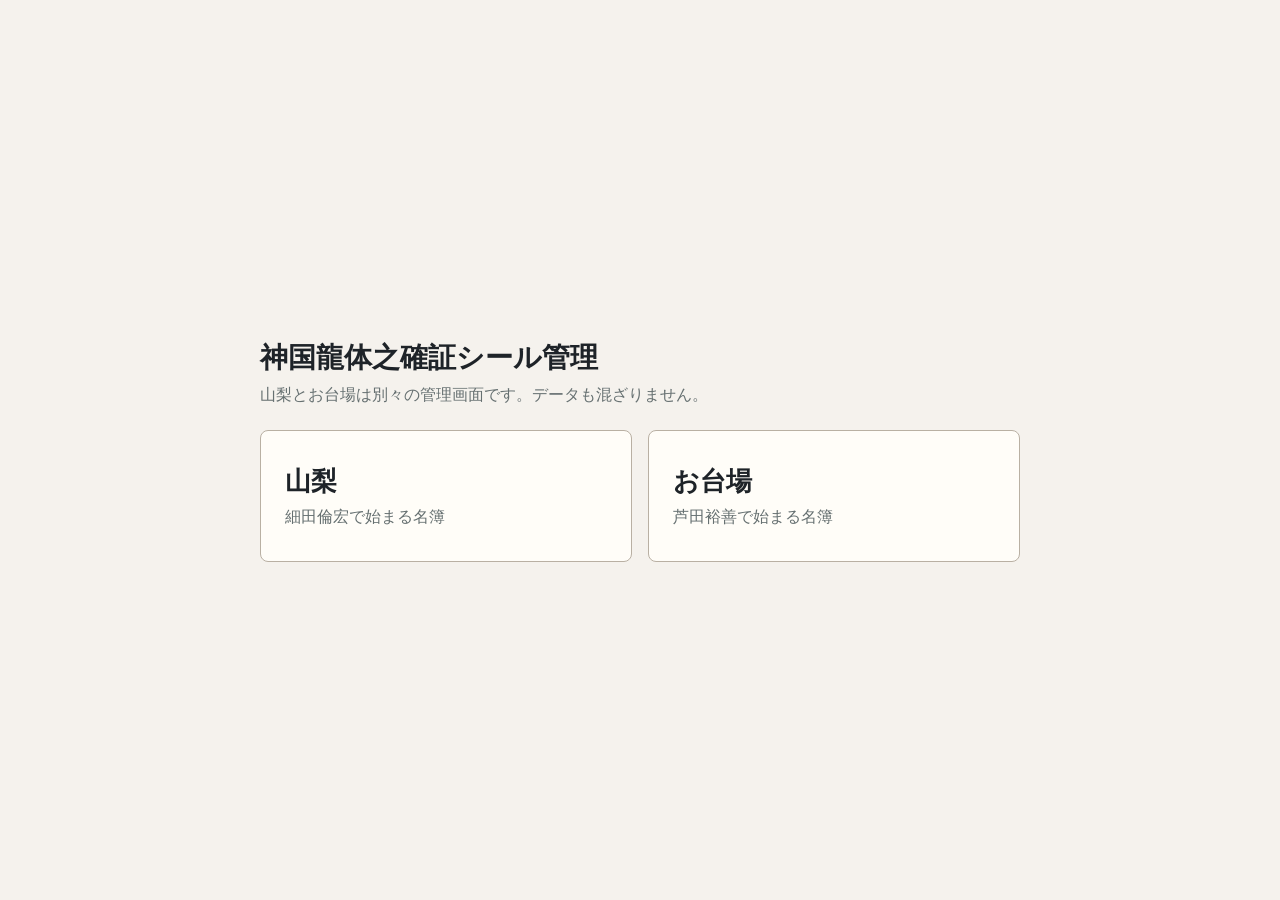
<file: index.html>
<!doctype html>
<html lang="ja">
  <head>
    <meta charset="utf-8">
    <meta name="viewport" content="width=device-width, initial-scale=1">
    <title>神国龍体之確証シール管理</title>
    <link rel="stylesheet" href="./styles.css?v=20260618-2">
  </head>
  <body class="portal-page">
    <main class="portal">
      <section class="portal-heading">
        <h1>神国龍体之確証シール管理</h1>
        <p>山梨とお台場は別々の管理画面です。データも混ざりません。</p>
      </section>

      <section class="portal-links" aria-label="管理画面選択">
        <a class="portal-link" href="./yamanashi/">
          <strong>山梨</strong>
          <span>細田倫宏で始まる名簿</span>
        </a>
        <a class="portal-link" href="./odaiba/">
          <strong>お台場</strong>
          <span>芦田裕善で始まる名簿</span>
        </a>
      </section>
    </main>
  </body>
</html>
</file>
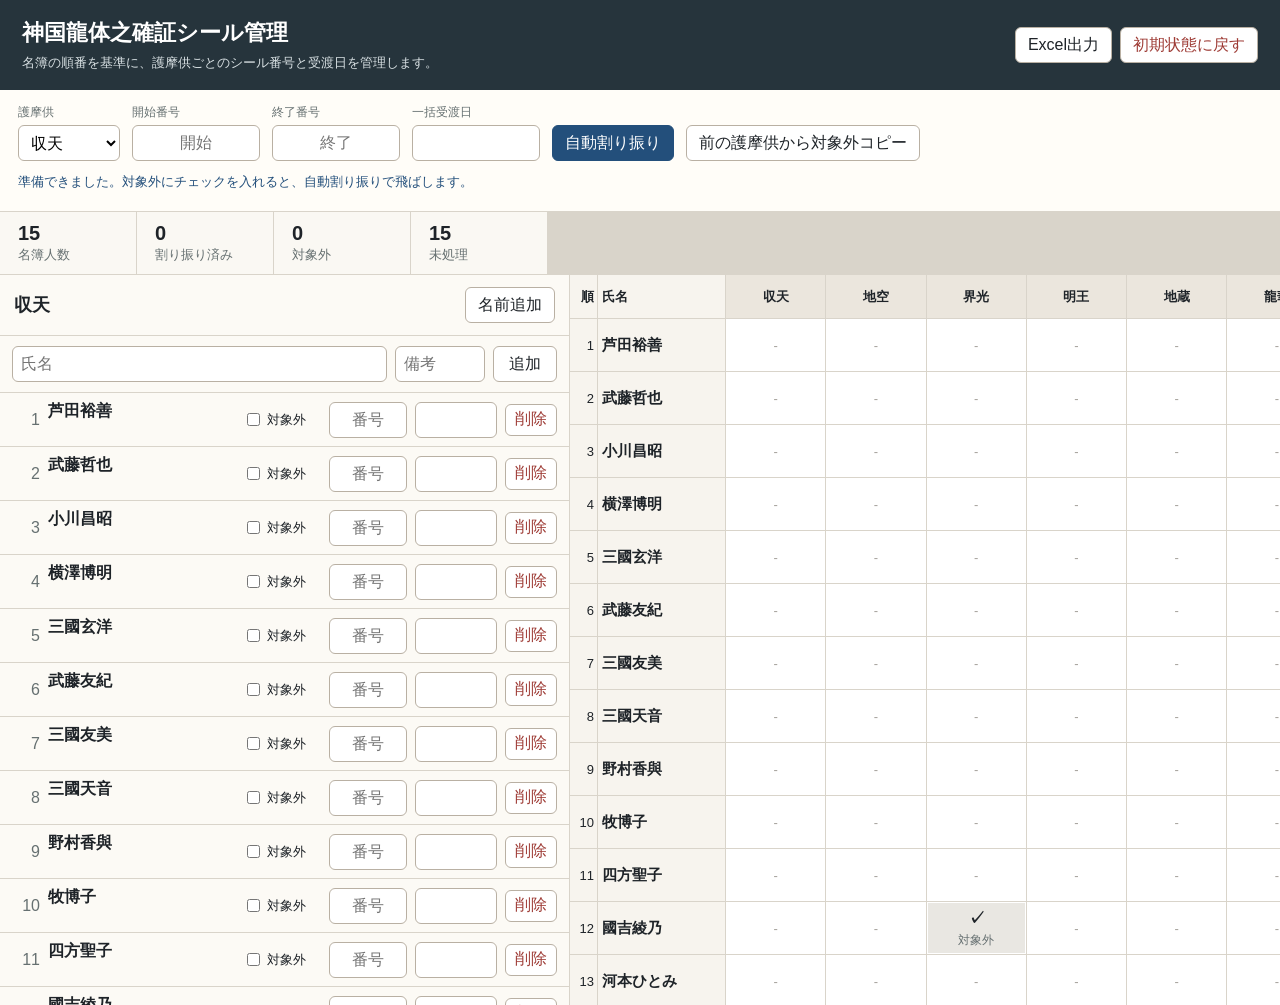
<file: odaiba/index.html>
<!doctype html>
<html lang="ja">
  <head>
    <meta charset="utf-8">
    <meta name="viewport" content="width=device-width, initial-scale=1">
    <title>神国龍体之確証シール管理</title>
    <link rel="stylesheet" href="../styles.css?v=20260618-2">
  </head>
  <body>
    <header class="app-header">
      <div>
        <h1>神国龍体之確証シール管理</h1>
        <p>名簿の順番を基準に、護摩供ごとのシール番号と受渡日を管理します。</p>
      </div>
      <div class="header-actions">
        <button id="exportCsvButton" type="button">Excel出力</button>
        <button id="resetButton" type="button" class="danger">初期状態に戻す</button>
      </div>
    </header>

    <main>
      <section class="control-band" aria-label="割り振り操作">
        <div class="field">
          <label for="ceremonySelect">護摩供</label>
          <select id="ceremonySelect"></select>
        </div>
        <div class="field compact">
          <label for="startNumber">開始番号</label>
          <input id="startNumber" type="text" inputmode="numeric" pattern="[0-9]*" placeholder="開始" autocomplete="off">
        </div>
        <div class="field compact">
          <label for="endNumber">終了番号</label>
          <input id="endNumber" type="text" inputmode="numeric" pattern="[0-9]*" placeholder="終了" autocomplete="off">
        </div>
        <div class="field compact date-field">
          <label for="bulkDateText">一括受渡日</label>
          <input id="bulkDateText" type="text" inputmode="numeric" autocomplete="off">
        </div>
        <button id="assignButton" type="button" class="primary">自動割り振り</button>
        <button id="copyExclusionsButton" type="button">前の護摩供から対象外コピー</button>
        <div id="statusText" class="status" role="status"></div>
      </section>

      <section class="summary-strip" aria-label="集計">
        <div><span id="personCount">0</span><small>名簿人数</small></div>
        <div><span id="assignedCount">0</span><small>割り振り済み</small></div>
        <div><span id="excludedCount">0</span><small>対象外</small></div>
        <div><span id="blankCount">0</span><small>未処理</small></div>
      </section>

      <section class="workspace">
        <aside class="editor-panel" aria-label="選択中の護摩供入力">
          <div class="panel-heading">
            <h2 id="editorTitle">収天</h2>
            <button id="addPersonButton" type="button">名前追加</button>
          </div>
          <div class="add-person" id="addPersonForm" hidden>
            <input id="newPersonName" type="text" placeholder="氏名">
            <input id="newPersonNote" type="text" placeholder="備考">
            <button id="savePersonButton" type="button">追加</button>
          </div>
          <div id="ceremonyRows" class="ceremony-rows"></div>
        </aside>

        <section class="table-area" aria-label="全体一覧">
          <table id="overviewTable" class="overview-table"></table>
        </section>
      </section>
    </main>

    <template id="rowTemplate">
      <article class="person-row">
        <div class="row-main">
          <span class="order"></span>
          <div>
            <strong class="name"></strong>
            <small class="note"></small>
          </div>
        </div>
        <label class="check-label">
          <input class="exclude-input" type="checkbox">
          対象外
        </label>
        <input class="number-input" type="text" inputmode="numeric" pattern="[0-9]*" placeholder="番号" autocomplete="off">
        <input class="date-text-input" type="text" inputmode="numeric" autocomplete="off">
        <button class="delete-person-button" type="button">削除</button>
      </article>
    </template>

    <script src="./app.js?v=20260618-odaiba-2"></script>
  </body>
</html>
</file>
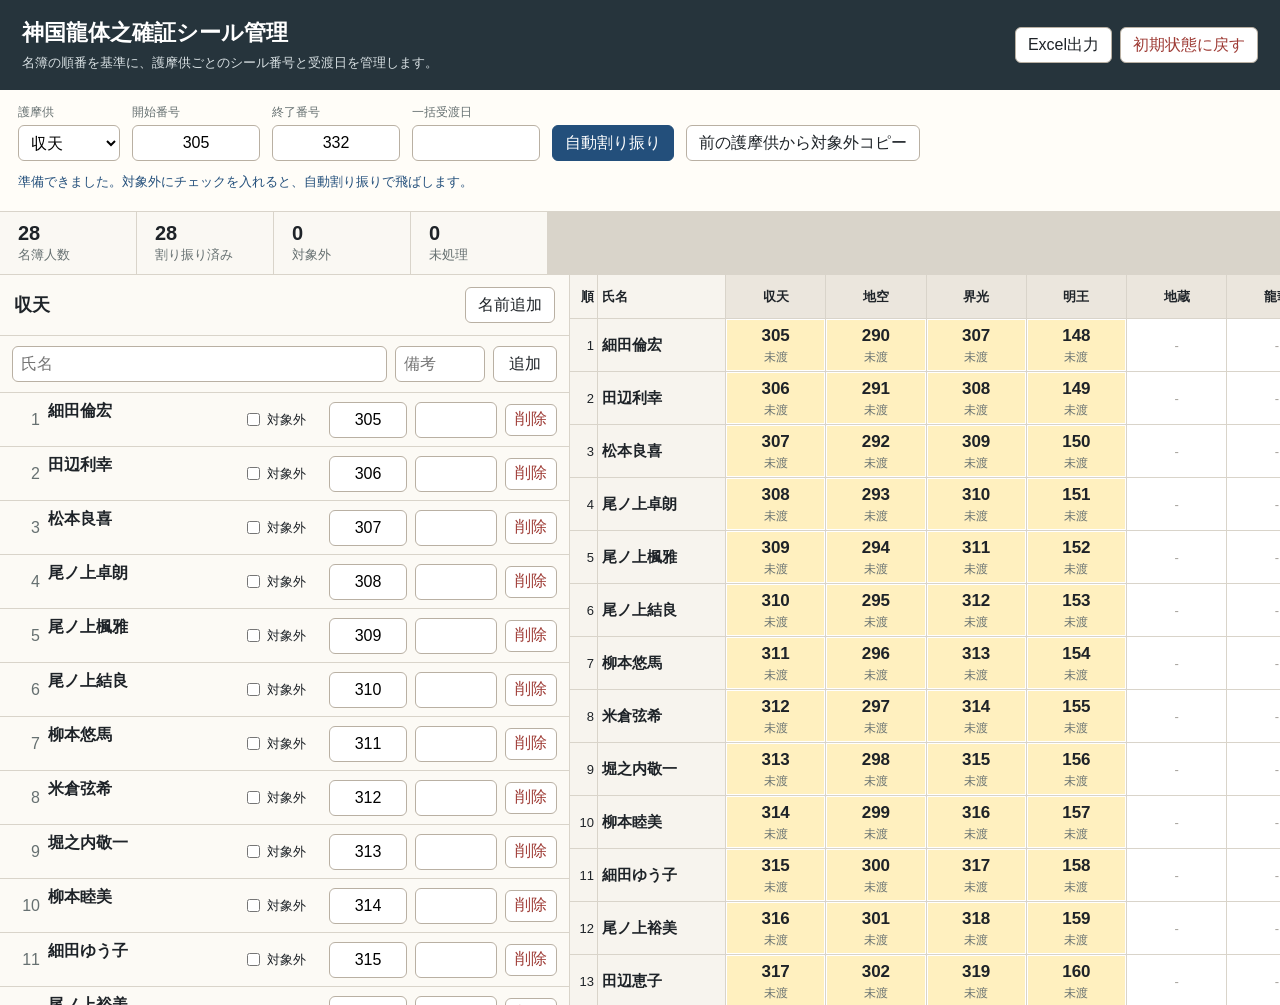
<file: yamanashi/index.html>
<!doctype html>
<html lang="ja">
  <head>
    <meta charset="utf-8">
    <meta name="viewport" content="width=device-width, initial-scale=1">
    <title>神国龍体之確証シール管理</title>
    <link rel="stylesheet" href="../styles.css?v=20260618-2">
  </head>
  <body>
    <header class="app-header">
      <div>
        <h1>神国龍体之確証シール管理</h1>
        <p>名簿の順番を基準に、護摩供ごとのシール番号と受渡日を管理します。</p>
      </div>
      <div class="header-actions">
        <button id="exportCsvButton" type="button">Excel出力</button>
        <button id="resetButton" type="button" class="danger">初期状態に戻す</button>
      </div>
    </header>

    <main>
      <section class="control-band" aria-label="割り振り操作">
        <div class="field">
          <label for="ceremonySelect">護摩供</label>
          <select id="ceremonySelect"></select>
        </div>
        <div class="field compact">
          <label for="startNumber">開始番号</label>
          <input id="startNumber" type="text" inputmode="numeric" pattern="[0-9]*" placeholder="開始" autocomplete="off">
        </div>
        <div class="field compact">
          <label for="endNumber">終了番号</label>
          <input id="endNumber" type="text" inputmode="numeric" pattern="[0-9]*" placeholder="終了" autocomplete="off">
        </div>
        <div class="field compact date-field">
          <label for="bulkDateText">一括受渡日</label>
          <input id="bulkDateText" type="text" inputmode="numeric" autocomplete="off">
        </div>
        <button id="assignButton" type="button" class="primary">自動割り振り</button>
        <button id="copyExclusionsButton" type="button">前の護摩供から対象外コピー</button>
        <div id="statusText" class="status" role="status"></div>
      </section>

      <section class="summary-strip" aria-label="集計">
        <div><span id="personCount">0</span><small>名簿人数</small></div>
        <div><span id="assignedCount">0</span><small>割り振り済み</small></div>
        <div><span id="excludedCount">0</span><small>対象外</small></div>
        <div><span id="blankCount">0</span><small>未処理</small></div>
      </section>

      <section class="workspace">
        <aside class="editor-panel" aria-label="選択中の護摩供入力">
          <div class="panel-heading">
            <h2 id="editorTitle">収天</h2>
            <button id="addPersonButton" type="button">名前追加</button>
          </div>
          <div class="add-person" id="addPersonForm" hidden>
            <input id="newPersonName" type="text" placeholder="氏名">
            <input id="newPersonNote" type="text" placeholder="備考">
            <button id="savePersonButton" type="button">追加</button>
          </div>
          <div id="ceremonyRows" class="ceremony-rows"></div>
        </aside>

        <section class="table-area" aria-label="全体一覧">
          <table id="overviewTable" class="overview-table"></table>
        </section>
      </section>
    </main>

    <template id="rowTemplate">
      <article class="person-row">
        <div class="row-main">
          <span class="order"></span>
          <div>
            <strong class="name"></strong>
            <small class="note"></small>
          </div>
        </div>
        <label class="check-label">
          <input class="exclude-input" type="checkbox">
          対象外
        </label>
        <input class="number-input" type="text" inputmode="numeric" pattern="[0-9]*" placeholder="番号" autocomplete="off">
        <input class="date-text-input" type="text" inputmode="numeric" autocomplete="off">
        <button class="delete-person-button" type="button">削除</button>
      </article>
    </template>

    <script src="./app.js?v=20260618-yamanashi-5"></script>
  </body>
</html>
</file>
<file: styles.css>
:root {
  --bg: #f5f2ed;
  --panel: #fffdf8;
  --line: #d9d4ca;
  --line-strong: #b9b0a3;
  --ink: #1e2328;
  --muted: #667071;
  --green: #dcefe5;
  --green-ink: #1f6a43;
  --yellow: #fff0bf;
  --gray: #e9e7e2;
  --blue: #234f7b;
  --red: #9e3b35;
  font-family: -apple-system, BlinkMacSystemFont, "Hiragino Sans", "Yu Gothic", "YuGothic", "Meiryo", sans-serif;
}

* {
  box-sizing: border-box;
}

body {
  margin: 0;
  background: var(--bg);
  color: var(--ink);
}

.portal-page {
  min-height: 100vh;
  display: grid;
  place-items: center;
}

.portal {
  width: min(760px, calc(100vw - 32px));
}

.portal-heading {
  margin-bottom: 24px;
}

.portal-heading h1 {
  margin: 0 0 8px;
  font-size: 28px;
}

.portal-heading p {
  margin: 0;
  color: var(--muted);
}

.portal-links {
  display: grid;
  grid-template-columns: repeat(2, minmax(0, 1fr));
  gap: 16px;
}

.portal-link {
  display: grid;
  gap: 8px;
  min-height: 132px;
  padding: 24px;
  border: 1px solid var(--line-strong);
  border-radius: 8px;
  background: var(--panel);
  color: var(--ink);
  text-decoration: none;
  align-content: center;
}

.portal-link:hover {
  border-color: var(--blue);
}

.portal-link strong {
  font-size: 26px;
}

.portal-link span {
  color: var(--muted);
}

button,
input,
select {
  font: inherit;
}

button {
  min-height: 36px;
  border: 1px solid var(--line-strong);
  border-radius: 6px;
  background: #fff;
  color: var(--ink);
  cursor: pointer;
  padding: 0 12px;
}

button:hover {
  border-color: var(--blue);
}

button.primary {
  background: var(--blue);
  border-color: var(--blue);
  color: #fff;
}

button.danger {
  color: var(--red);
}

input,
select {
  min-height: 36px;
  border: 1px solid var(--line-strong);
  border-radius: 6px;
  background: #fff;
  padding: 4px 8px;
}

input[inputmode="numeric"] {
  text-align: center;
}

.app-header {
  display: flex;
  align-items: center;
  justify-content: space-between;
  gap: 24px;
  padding: 18px 22px;
  background: #26343c;
  color: #fff;
}

.app-header h1 {
  margin: 0;
  font-size: 22px;
  font-weight: 700;
  letter-spacing: 0;
}

.app-header p {
  margin: 6px 0 0;
  color: #d8e0e3;
  font-size: 13px;
}

.header-actions {
  display: flex;
  gap: 8px;
  flex-wrap: wrap;
  justify-content: flex-end;
}

.control-band {
  display: flex;
  align-items: end;
  gap: 12px;
  padding: 14px 18px;
  border-bottom: 1px solid var(--line);
  background: var(--panel);
  flex-wrap: wrap;
}

.field {
  display: grid;
  gap: 4px;
}

.field input,
.field select {
  width: 100%;
  min-width: 0;
}

.field label {
  font-size: 12px;
  color: var(--muted);
}

.field.compact {
  width: 128px;
}

.status {
  min-height: 24px;
  color: var(--blue);
  font-size: 13px;
  align-self: center;
}

.summary-strip {
  display: flex;
  gap: 1px;
  background: var(--line);
  border-bottom: 1px solid var(--line);
}

.summary-strip div {
  min-width: 136px;
  padding: 10px 18px;
  background: #faf8f3;
}

.summary-strip span {
  display: block;
  font-weight: 700;
  font-size: 20px;
}

.summary-strip small {
  color: var(--muted);
}

.workspace {
  display: grid;
  grid-template-columns: 570px minmax(0, 1fr);
  min-height: calc(100vh - 170px);
}

.editor-panel {
  border-right: 1px solid var(--line);
  background: #fcfaf5;
  overflow: auto;
  max-height: calc(100vh - 170px);
}

.panel-heading {
  position: sticky;
  top: 0;
  z-index: 5;
  display: flex;
  align-items: center;
  justify-content: space-between;
  gap: 12px;
  padding: 12px 14px;
  border-bottom: 1px solid var(--line);
  background: #fcfaf5;
}

.panel-heading h2 {
  margin: 0;
  font-size: 18px;
}

.add-person {
  display: grid;
  grid-template-columns: 1fr 90px 64px;
  gap: 8px;
  padding: 10px 12px;
  border-bottom: 1px solid var(--line);
}

.ceremony-rows {
  display: grid;
}

.person-row {
  display: grid;
  grid-template-columns: minmax(150px, 1fr) 78px 78px 82px 52px;
  align-items: center;
  gap: 8px;
  padding: 8px 12px;
  border-bottom: 1px solid var(--line);
}

.row-main {
  display: grid;
  grid-template-columns: 28px minmax(0, 1fr);
  align-items: center;
  gap: 8px;
}

.order {
  color: var(--muted);
  text-align: right;
  font-variant-numeric: tabular-nums;
}

.name {
  display: block;
  overflow: hidden;
  text-overflow: ellipsis;
  white-space: nowrap;
}

.note {
  display: block;
  min-height: 16px;
  color: var(--muted);
}

.check-label {
  display: inline-flex;
  align-items: center;
  gap: 4px;
  font-size: 13px;
}

.check-label input {
  min-height: auto;
}

.number-input {
  width: 78px;
}

.date-field {
  width: 136px;
}

.date-text-input {
  width: 82px;
}

.delete-person-button {
  min-height: 32px;
  padding: 0 8px;
  color: var(--red);
}

.person-row.excluded-row .number-input,
.person-row.excluded-row .date-text-input,
.number-input:disabled,
.date-text-input:disabled {
  background: #e9e7e2;
  border-color: #d0cbc2;
  color: #8b8780;
  cursor: not-allowed;
}

.table-area {
  overflow: auto;
  max-height: calc(100vh - 170px);
  background: #fff;
}

.overview-table {
  border-collapse: separate;
  border-spacing: 0;
  min-width: 1760px;
  width: max-content;
  font-size: 13px;
}

.overview-table th,
.overview-table td {
  border-right: 1px solid var(--line);
  border-bottom: 1px solid var(--line);
  background: #fff;
}

.overview-table th {
  position: sticky;
  top: 0;
  z-index: 3;
  height: 44px;
  background: #ebe6dd;
  font-weight: 700;
  white-space: nowrap;
}

.overview-table th:first-child,
.overview-table td:first-child {
  position: sticky;
  left: 0;
  z-index: 2;
}

.overview-table th:nth-child(2),
.overview-table td:nth-child(2) {
  position: sticky;
  left: 28px;
  z-index: 2;
}

.overview-table th:first-child,
.overview-table th:nth-child(2) {
  z-index: 4;
}

.overview-table td:first-child,
.overview-table th:first-child {
  width: 28px;
  min-width: 28px;
  max-width: 28px;
  text-align: right;
  padding-left: 2px;
  padding-right: 3px;
  background: #f7f4ee;
}

.overview-table td:nth-child(2),
.overview-table th:nth-child(2) {
  width: 128px;
  min-width: 128px;
  max-width: 128px;
  text-align: left;
  padding-left: 4px;
  padding-right: 4px;
  background: #f7f4ee;
}

.overview-table td:nth-child(2) {
  font-size: 15px;
  font-weight: 600;
}

.overview-table td:nth-child(2) small {
  font-size: 12px;
  font-weight: 500;
}

.overview-table td {
  height: 52px;
  min-width: 96px;
  text-align: center;
  vertical-align: middle;
}

.cell {
  display: grid;
  place-items: center;
  gap: 2px;
  min-height: 50px;
  padding: 4px 6px;
}

.cell-number {
  font-weight: 800;
  font-size: 17px;
  line-height: 1;
  font-variant-numeric: tabular-nums;
}

.cell-date {
  color: var(--muted);
  font-size: 12px;
  line-height: 1;
  font-variant-numeric: tabular-nums;
}

.cell.assigned {
  background: var(--green);
}

.cell.assigned.missing-date {
  background: var(--yellow);
}

.cell.excluded {
  background: var(--gray);
}

.cell.blank {
  color: #a5a19b;
}

@media (max-width: 980px) {
  .workspace {
    grid-template-columns: 1fr;
  }

  .editor-panel,
  .table-area {
    max-height: none;
  }

  .portal-links {
    grid-template-columns: 1fr;
  }
}

@media print {
  .app-header,
  .control-band,
  .summary-strip,
  .editor-panel {
    display: none;
  }

  .workspace {
    display: block;
  }

  .table-area {
    max-height: none;
    overflow: visible;
  }

  .overview-table {
    min-width: 0;
    width: 100%;
    font-size: 10px;
  }

  .overview-table td {
    min-width: 52px;
    height: 42px;
  }
}
</file>
